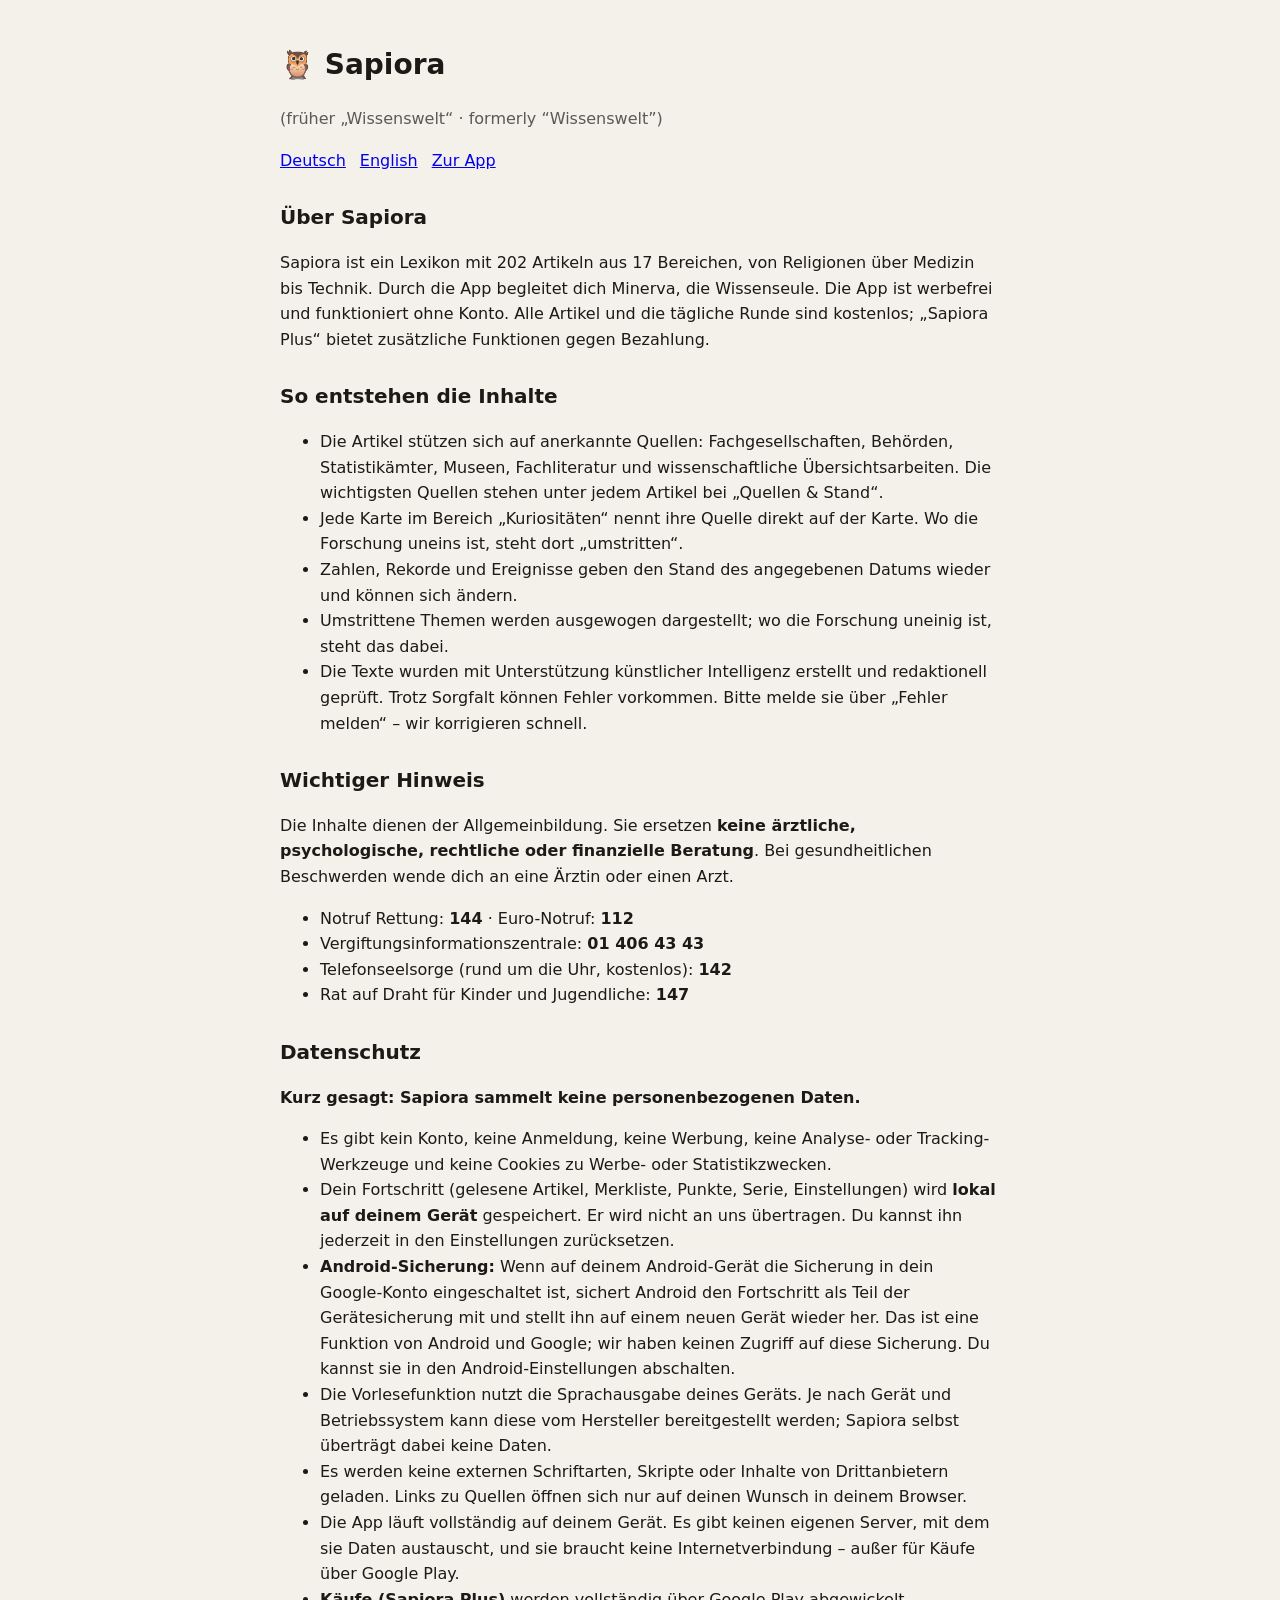
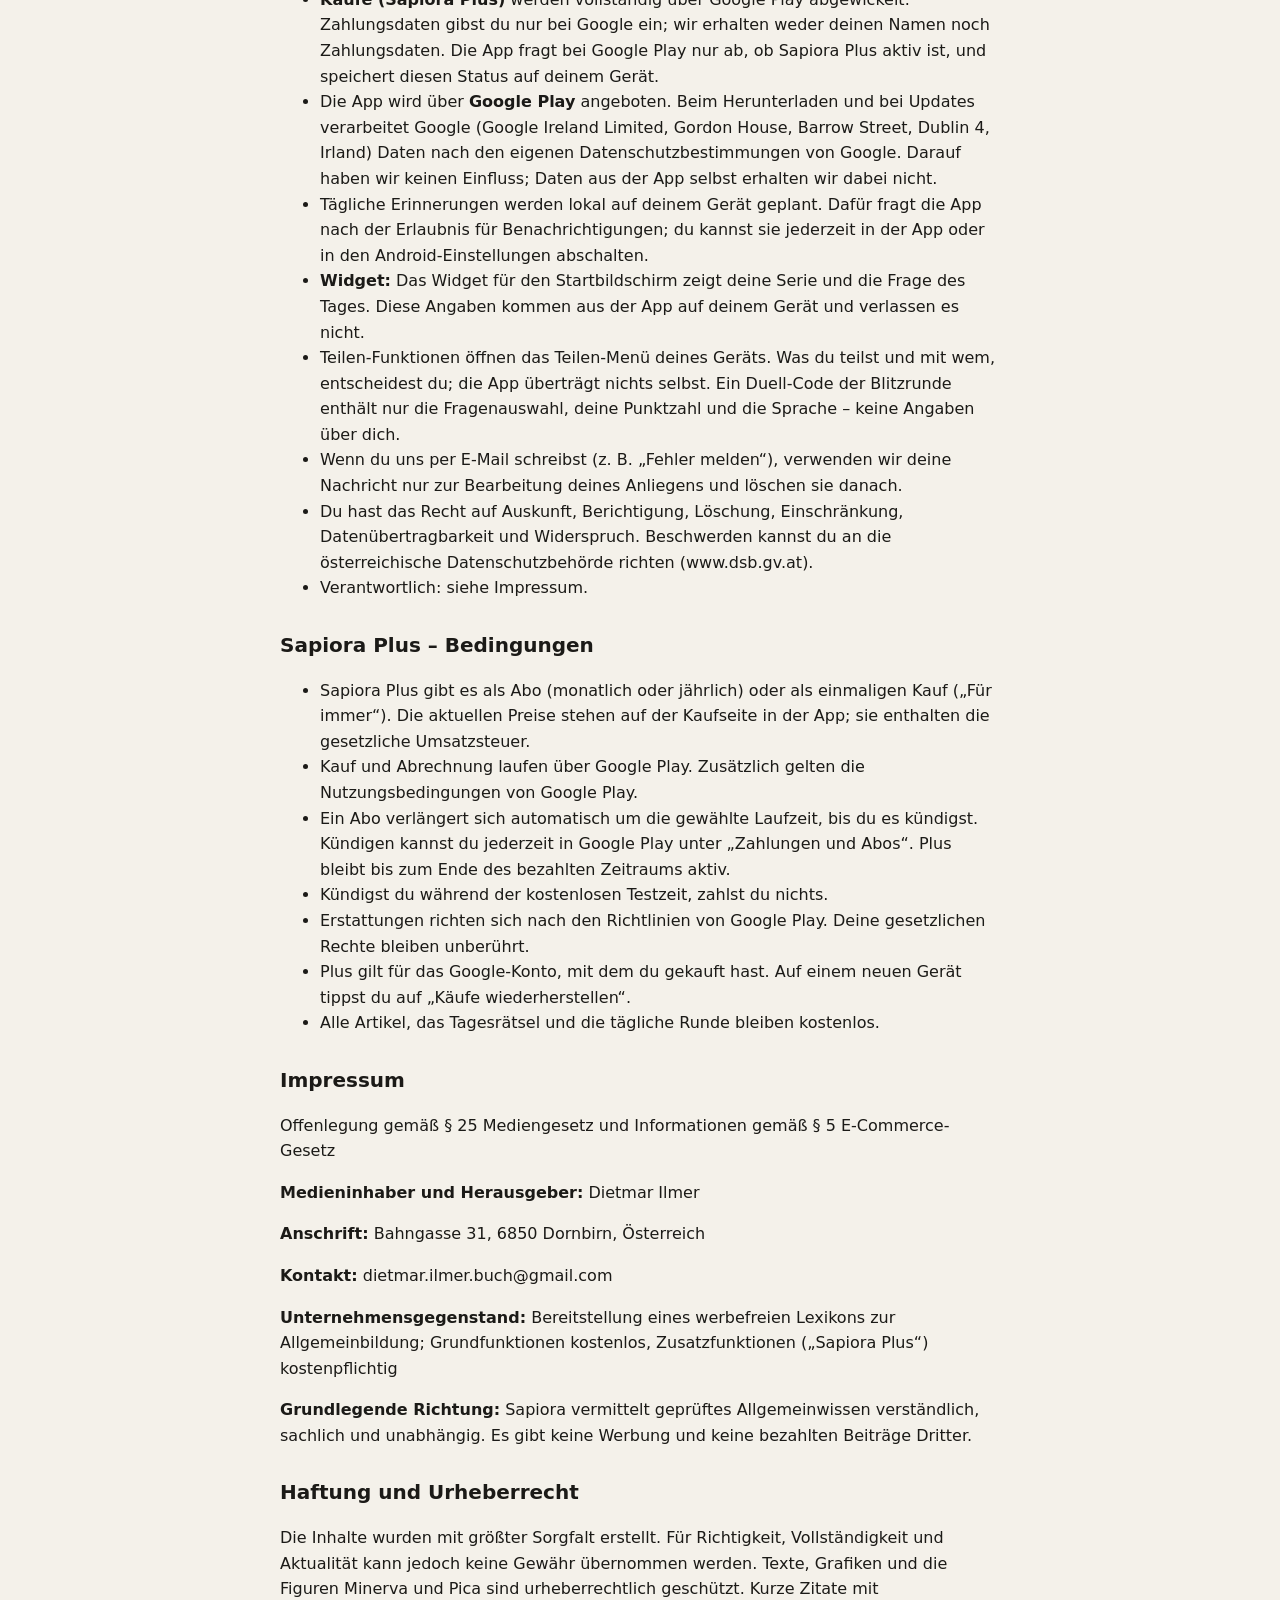
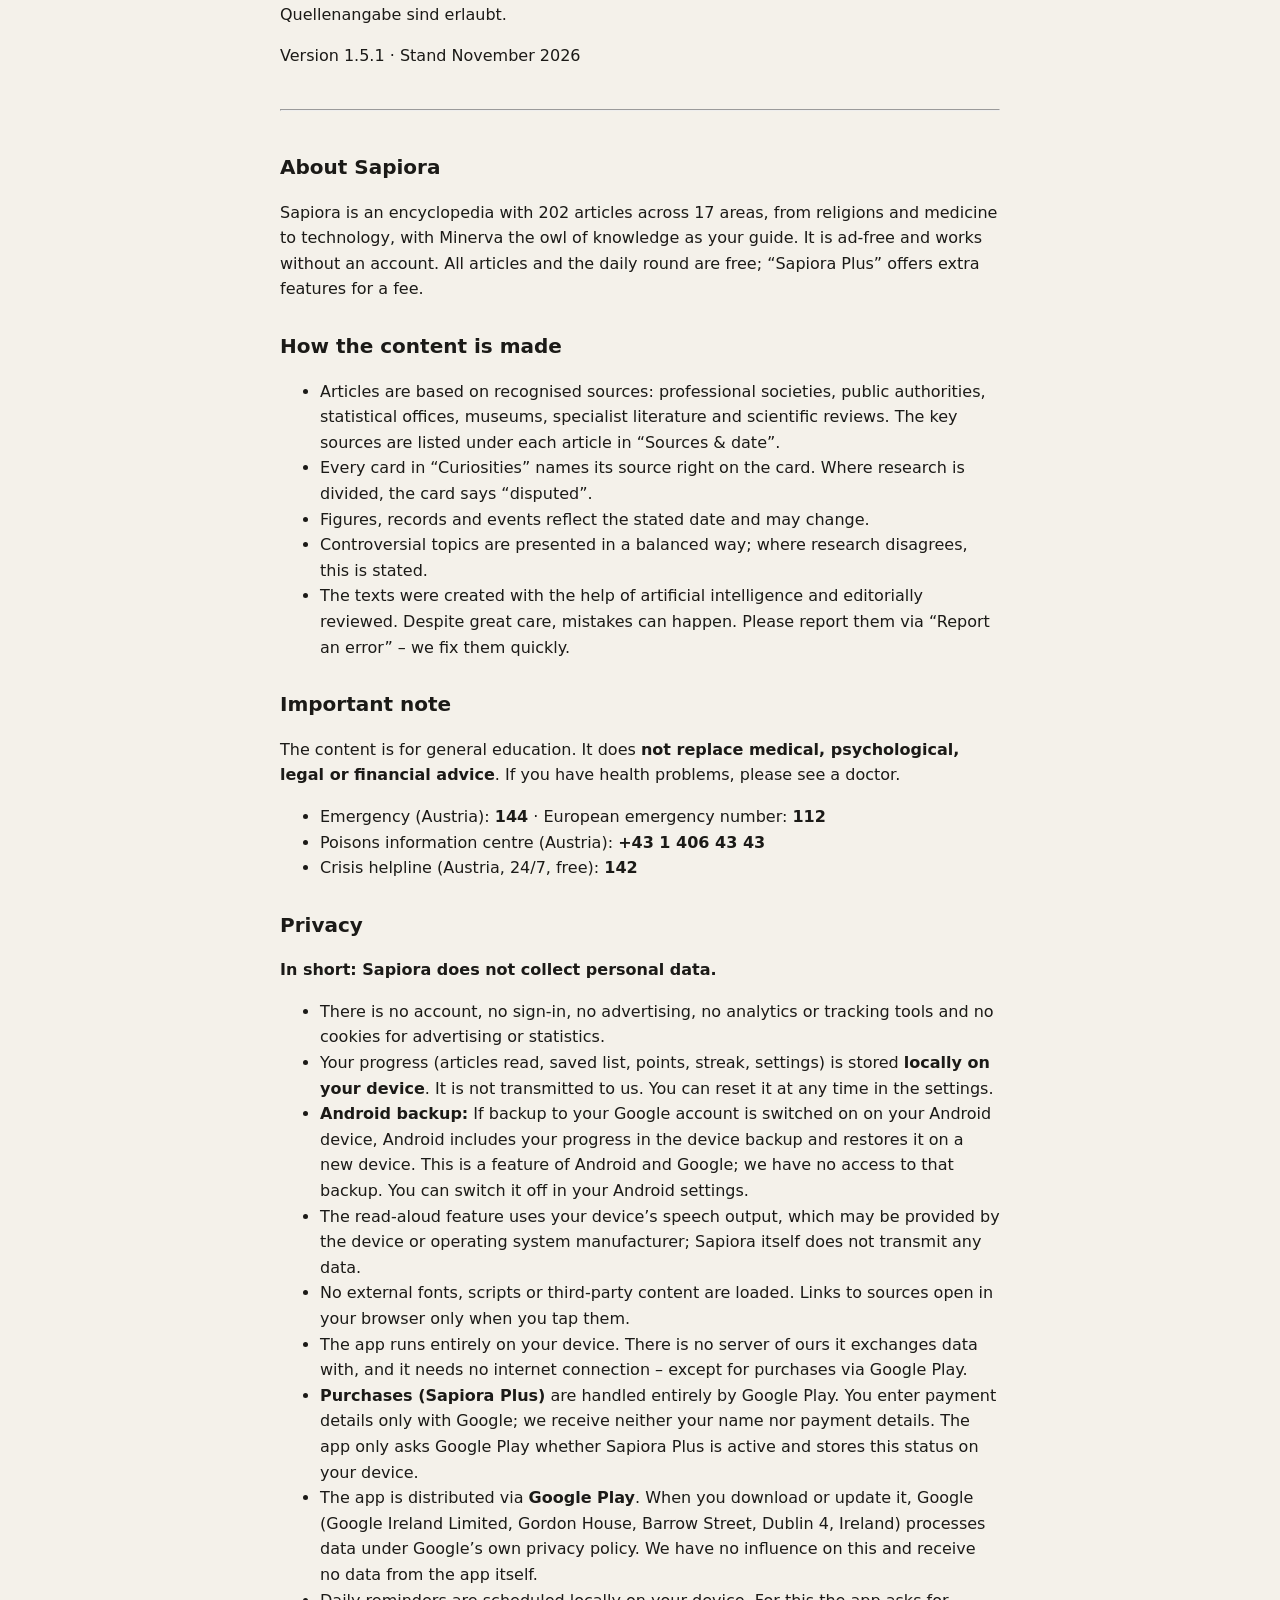
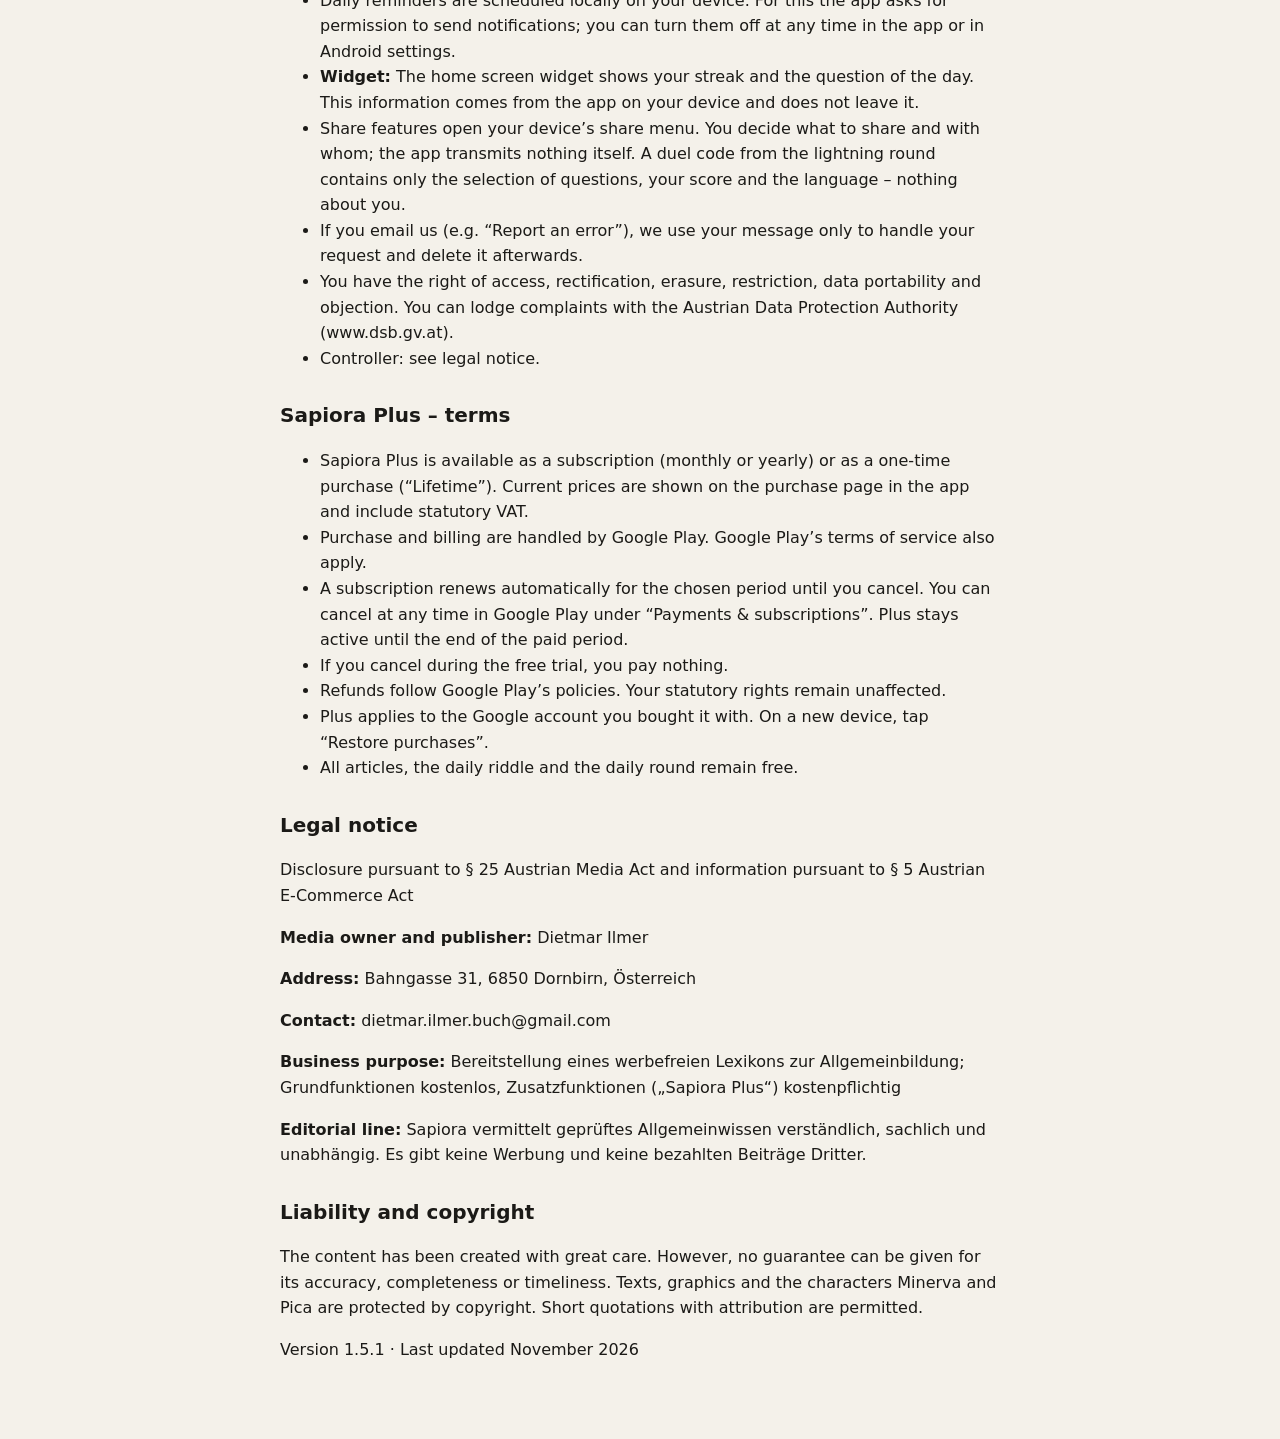
<file: index.html>
<!DOCTYPE html><html lang="de"><head><meta charset="utf-8"><meta name="viewport" content="width=device-width,initial-scale=1"><title>Sapiora – Datenschutz & Impressum</title>
<style>body{font-family:system-ui,-apple-system,"Segoe UI",Roboto,sans-serif;max-width:720px;margin:0 auto;padding:24px 18px 60px;line-height:1.6;color:#1b1a17;background:#f4f1ea}h1{font-size:28px}h2{margin-top:28px;font-size:20px}nav a{margin-right:14px}hr{margin:40px 0}</style></head>
<body><h1>🦉 Sapiora</h1><p style="opacity:.7">(früher „Wissenswelt“ · formerly “Wissenswelt”)</p><nav><a href="#de">Deutsch</a><a href="#en">English</a><a href="./">Zur App</a></nav><section id="de"><h2>Über Sapiora</h2>
<p>Sapiora ist ein Lexikon mit 202 Artikeln aus 17 Bereichen, von Religionen über Medizin bis Technik. Durch die App begleitet dich Minerva, die Wissenseule. Die App ist werbefrei und funktioniert ohne Konto. Alle Artikel und die tägliche Runde sind kostenlos; „Sapiora Plus“ bietet zusätzliche Funktionen gegen Bezahlung.</p>
<h2>So entstehen die Inhalte</h2>
<ul>
<li>Die Artikel stützen sich auf anerkannte Quellen: Fachgesellschaften, Behörden, Statistikämter, Museen, Fachliteratur und wissenschaftliche Übersichtsarbeiten. Die wichtigsten Quellen stehen unter jedem Artikel bei „Quellen &amp; Stand“.</li>
<li>Jede Karte im Bereich „Kuriositäten“ nennt ihre Quelle direkt auf der Karte. Wo die Forschung uneins ist, steht dort „umstritten“.</li>
<li>Zahlen, Rekorde und Ereignisse geben den Stand des angegebenen Datums wieder und können sich ändern.</li>
<li>Umstrittene Themen werden ausgewogen dargestellt; wo die Forschung uneinig ist, steht das dabei.</li>
<li>Die Texte wurden mit Unterstützung künstlicher Intelligenz erstellt und redaktionell geprüft. Trotz Sorgfalt können Fehler vorkommen. Bitte melde sie über „Fehler melden“ – wir korrigieren schnell.</li>
</ul>
<h2>Wichtiger Hinweis</h2>
<p>Die Inhalte dienen der Allgemeinbildung. Sie ersetzen <b>keine ärztliche, psychologische, rechtliche oder finanzielle Beratung</b>. Bei gesundheitlichen Beschwerden wende dich an eine Ärztin oder einen Arzt.</p>
<ul>
<li>Notruf Rettung: <b>144</b> · Euro-Notruf: <b>112</b></li>
<li>Vergiftungsinformationszentrale: <b>01 406 43 43</b></li>
<li>Telefonseelsorge (rund um die Uhr, kostenlos): <b>142</b></li>
<li>Rat auf Draht für Kinder und Jugendliche: <b>147</b></li>
</ul>
<h2>Datenschutz</h2>
<p><b>Kurz gesagt: Sapiora sammelt keine personenbezogenen Daten.</b></p>
<ul>
<li>Es gibt kein Konto, keine Anmeldung, keine Werbung, keine Analyse- oder Tracking-Werkzeuge und keine Cookies zu Werbe- oder Statistikzwecken.</li>
<li>Dein Fortschritt (gelesene Artikel, Merkliste, Punkte, Serie, Einstellungen) wird <b>lokal auf deinem Gerät</b> gespeichert. Er wird nicht an uns übertragen. Du kannst ihn jederzeit in den Einstellungen zurücksetzen.</li>
<li><b>Android-Sicherung:</b> Wenn auf deinem Android-Gerät die Sicherung in dein Google-Konto eingeschaltet ist, sichert Android den Fortschritt als Teil der Gerätesicherung mit und stellt ihn auf einem neuen Gerät wieder her. Das ist eine Funktion von Android und Google; wir haben keinen Zugriff auf diese Sicherung. Du kannst sie in den Android-Einstellungen abschalten.</li>
<li>Die Vorlesefunktion nutzt die Sprachausgabe deines Geräts. Je nach Gerät und Betriebssystem kann diese vom Hersteller bereitgestellt werden; Sapiora selbst überträgt dabei keine Daten.</li>
<li>Es werden keine externen Schriftarten, Skripte oder Inhalte von Drittanbietern geladen. Links zu Quellen öffnen sich nur auf deinen Wunsch in deinem Browser.</li>
<li>Die App läuft vollständig auf deinem Gerät. Es gibt keinen eigenen Server, mit dem sie Daten austauscht, und sie braucht keine Internetverbindung – außer für Käufe über Google Play.</li>
<li><b>Käufe (Sapiora Plus)</b> werden vollständig über Google Play abgewickelt. Zahlungsdaten gibst du nur bei Google ein; wir erhalten weder deinen Namen noch Zahlungsdaten. Die App fragt bei Google Play nur ab, ob Sapiora Plus aktiv ist, und speichert diesen Status auf deinem Gerät.</li>
<li>Die App wird über <b>Google Play</b> angeboten. Beim Herunterladen und bei Updates verarbeitet Google (Google Ireland Limited, Gordon House, Barrow Street, Dublin 4, Irland) Daten nach den eigenen Datenschutzbestimmungen von Google. Darauf haben wir keinen Einfluss; Daten aus der App selbst erhalten wir dabei nicht.</li>
<li>Tägliche Erinnerungen werden lokal auf deinem Gerät geplant. Dafür fragt die App nach der Erlaubnis für Benachrichtigungen; du kannst sie jederzeit in der App oder in den Android-Einstellungen abschalten.</li>
<li><b>Widget:</b> Das Widget für den Startbildschirm zeigt deine Serie und die Frage des Tages. Diese Angaben kommen aus der App auf deinem Gerät und verlassen es nicht.</li>
<li>Teilen-Funktionen öffnen das Teilen-Menü deines Geräts. Was du teilst und mit wem, entscheidest du; die App überträgt nichts selbst. Ein Duell-Code der Blitzrunde enthält nur die Fragenauswahl, deine Punktzahl und die Sprache – keine Angaben über dich.</li>
<li>Wenn du uns per E-Mail schreibst (z. B. „Fehler melden“), verwenden wir deine Nachricht nur zur Bearbeitung deines Anliegens und löschen sie danach.</li>
<li>Du hast das Recht auf Auskunft, Berichtigung, Löschung, Einschränkung, Datenübertragbarkeit und Widerspruch. Beschwerden kannst du an die österreichische Datenschutzbehörde richten (www.dsb.gv.at).</li>
<li>Verantwortlich: siehe Impressum.</li>
</ul>
<h2>Sapiora Plus – Bedingungen</h2>
<ul>
<li>Sapiora Plus gibt es als Abo (monatlich oder jährlich) oder als einmaligen Kauf („Für immer“). Die aktuellen Preise stehen auf der Kaufseite in der App; sie enthalten die gesetzliche Umsatzsteuer.</li>
<li>Kauf und Abrechnung laufen über Google Play. Zusätzlich gelten die Nutzungsbedingungen von Google Play.</li>
<li>Ein Abo verlängert sich automatisch um die gewählte Laufzeit, bis du es kündigst. Kündigen kannst du jederzeit in Google Play unter „Zahlungen und Abos“. Plus bleibt bis zum Ende des bezahlten Zeitraums aktiv.</li>
<li>Kündigst du während der kostenlosen Testzeit, zahlst du nichts.</li>
<li>Erstattungen richten sich nach den Richtlinien von Google Play. Deine gesetzlichen Rechte bleiben unberührt.</li>
<li>Plus gilt für das Google-Konto, mit dem du gekauft hast. Auf einem neuen Gerät tippst du auf „Käufe wiederherstellen“.</li>
<li>Alle Artikel, das Tagesrätsel und die tägliche Runde bleiben kostenlos.</li>
</ul>
<h2>Impressum</h2>
<p>Offenlegung gemäß § 25 Mediengesetz und Informationen gemäß § 5 E-Commerce-Gesetz</p>
<p><b>Medieninhaber und Herausgeber:</b> Dietmar Ilmer</p>
<p><b>Anschrift:</b> Bahngasse 31, 6850 Dornbirn, Österreich</p>
<p><b>Kontakt:</b> dietmar.ilmer.buch@gmail.com</p>
<p><b>Unternehmensgegenstand:</b> Bereitstellung eines werbefreien Lexikons zur Allgemeinbildung; Grundfunktionen kostenlos, Zusatzfunktionen („Sapiora Plus“) kostenpflichtig</p>
<p><b>Grundlegende Richtung:</b> Sapiora vermittelt geprüftes Allgemeinwissen verständlich, sachlich und unabhängig. Es gibt keine Werbung und keine bezahlten Beiträge Dritter.</p>
<h2>Haftung und Urheberrecht</h2>
<p>Die Inhalte wurden mit größter Sorgfalt erstellt. Für Richtigkeit, Vollständigkeit und Aktualität kann jedoch keine Gewähr übernommen werden. Texte, Grafiken und die Figuren Minerva und Pica sind urheberrechtlich geschützt. Kurze Zitate mit Quellenangabe sind erlaubt.</p>
<p>Version 1.5.1 · Stand November 2026</p></section><hr><section id="en" lang="en"><h2>About Sapiora</h2>
<p>Sapiora is an encyclopedia with 202 articles across 17 areas, from religions and medicine to technology, with Minerva the owl of knowledge as your guide. It is ad-free and works without an account. All articles and the daily round are free; “Sapiora Plus” offers extra features for a fee.</p>
<h2>How the content is made</h2>
<ul>
<li>Articles are based on recognised sources: professional societies, public authorities, statistical offices, museums, specialist literature and scientific reviews. The key sources are listed under each article in “Sources &amp; date”.</li>
<li>Every card in “Curiosities” names its source right on the card. Where research is divided, the card says “disputed”.</li>
<li>Figures, records and events reflect the stated date and may change.</li>
<li>Controversial topics are presented in a balanced way; where research disagrees, this is stated.</li>
<li>The texts were created with the help of artificial intelligence and editorially reviewed. Despite great care, mistakes can happen. Please report them via “Report an error” – we fix them quickly.</li>
</ul>
<h2>Important note</h2>
<p>The content is for general education. It does <b>not replace medical, psychological, legal or financial advice</b>. If you have health problems, please see a doctor.</p>
<ul>
<li>Emergency (Austria): <b>144</b> · European emergency number: <b>112</b></li>
<li>Poisons information centre (Austria): <b>+43 1 406 43 43</b></li>
<li>Crisis helpline (Austria, 24/7, free): <b>142</b></li>
</ul>
<h2>Privacy</h2>
<p><b>In short: Sapiora does not collect personal data.</b></p>
<ul>
<li>There is no account, no sign-in, no advertising, no analytics or tracking tools and no cookies for advertising or statistics.</li>
<li>Your progress (articles read, saved list, points, streak, settings) is stored <b>locally on your device</b>. It is not transmitted to us. You can reset it at any time in the settings.</li>
<li><b>Android backup:</b> If backup to your Google account is switched on on your Android device, Android includes your progress in the device backup and restores it on a new device. This is a feature of Android and Google; we have no access to that backup. You can switch it off in your Android settings.</li>
<li>The read-aloud feature uses your device’s speech output, which may be provided by the device or operating system manufacturer; Sapiora itself does not transmit any data.</li>
<li>No external fonts, scripts or third-party content are loaded. Links to sources open in your browser only when you tap them.</li>
<li>The app runs entirely on your device. There is no server of ours it exchanges data with, and it needs no internet connection – except for purchases via Google Play.</li>
<li><b>Purchases (Sapiora Plus)</b> are handled entirely by Google Play. You enter payment details only with Google; we receive neither your name nor payment details. The app only asks Google Play whether Sapiora Plus is active and stores this status on your device.</li>
<li>The app is distributed via <b>Google Play</b>. When you download or update it, Google (Google Ireland Limited, Gordon House, Barrow Street, Dublin 4, Ireland) processes data under Google’s own privacy policy. We have no influence on this and receive no data from the app itself.</li>
<li>Daily reminders are scheduled locally on your device. For this the app asks for permission to send notifications; you can turn them off at any time in the app or in Android settings.</li>
<li><b>Widget:</b> The home screen widget shows your streak and the question of the day. This information comes from the app on your device and does not leave it.</li>
<li>Share features open your device’s share menu. You decide what to share and with whom; the app transmits nothing itself. A duel code from the lightning round contains only the selection of questions, your score and the language – nothing about you.</li>
<li>If you email us (e.g. “Report an error”), we use your message only to handle your request and delete it afterwards.</li>
<li>You have the right of access, rectification, erasure, restriction, data portability and objection. You can lodge complaints with the Austrian Data Protection Authority (www.dsb.gv.at).</li>
<li>Controller: see legal notice.</li>
</ul>
<h2>Sapiora Plus – terms</h2>
<ul>
<li>Sapiora Plus is available as a subscription (monthly or yearly) or as a one-time purchase (“Lifetime”). Current prices are shown on the purchase page in the app and include statutory VAT.</li>
<li>Purchase and billing are handled by Google Play. Google Play’s terms of service also apply.</li>
<li>A subscription renews automatically for the chosen period until you cancel. You can cancel at any time in Google Play under “Payments &amp; subscriptions”. Plus stays active until the end of the paid period.</li>
<li>If you cancel during the free trial, you pay nothing.</li>
<li>Refunds follow Google Play’s policies. Your statutory rights remain unaffected.</li>
<li>Plus applies to the Google account you bought it with. On a new device, tap “Restore purchases”.</li>
<li>All articles, the daily riddle and the daily round remain free.</li>
</ul>
<h2>Legal notice</h2>
<p>Disclosure pursuant to § 25 Austrian Media Act and information pursuant to § 5 Austrian E-Commerce Act</p>
<p><b>Media owner and publisher:</b> Dietmar Ilmer</p>
<p><b>Address:</b> Bahngasse 31, 6850 Dornbirn, Österreich</p>
<p><b>Contact:</b> dietmar.ilmer.buch@gmail.com</p>
<p><b>Business purpose:</b> Bereitstellung eines werbefreien Lexikons zur Allgemeinbildung; Grundfunktionen kostenlos, Zusatzfunktionen („Sapiora Plus“) kostenpflichtig</p>
<p><b>Editorial line:</b> Sapiora vermittelt geprüftes Allgemeinwissen verständlich, sachlich und unabhängig. Es gibt keine Werbung und keine bezahlten Beiträge Dritter.</p>
<h2>Liability and copyright</h2>
<p>The content has been created with great care. However, no guarantee can be given for its accuracy, completeness or timeliness. Texts, graphics and the characters Minerva and Pica are protected by copyright. Short quotations with attribution are permitted.</p>
<p>Version 1.5.1 · Last updated November 2026</p></section></body></html>
</file>
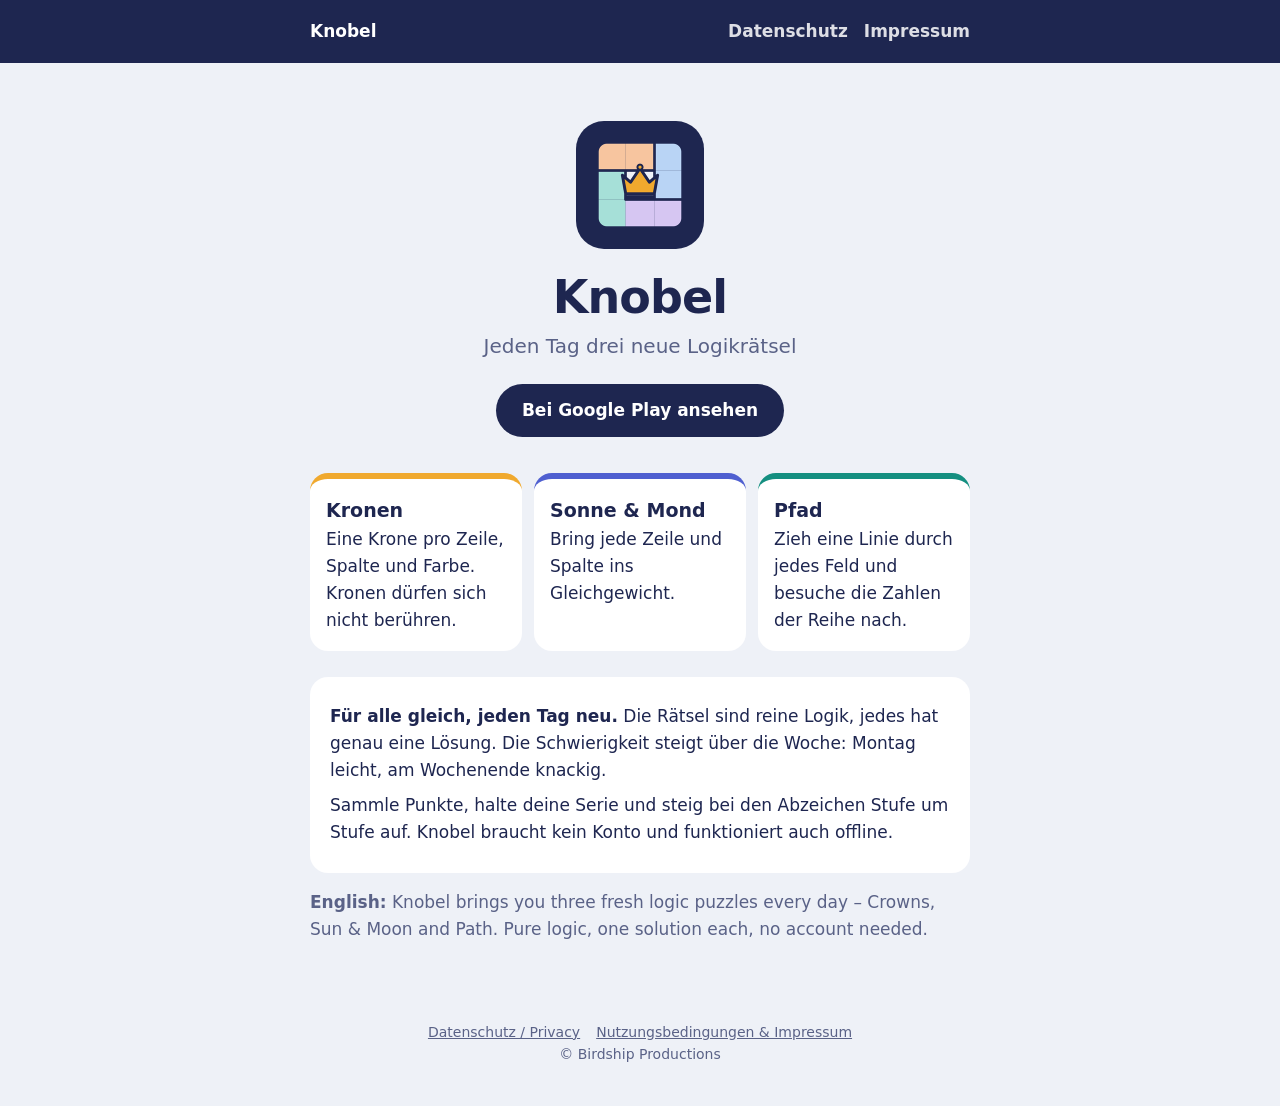
<file: knobel/index.html>
<!DOCTYPE html>
<html lang="de">
<head>
<meta charset="utf-8">
<meta name="viewport" content="width=device-width, initial-scale=1">
<title>Knobel – Tägliche Logikrätsel</title>
<meta name="description" content="Knobel: jeden Tag drei neue Logikrätsel – Kronen, Sonne &amp; Mond und Pfad. Mit Serie, Punkten und Abzeichen. Ohne Konto, auch offline.">
<link rel="icon" href="icon.png">
<link rel="stylesheet" href="style.css">
</head>
<body>
<header class="site"><div><a href="./">Knobel</a><nav><a href="privacy.html">Datenschutz</a><a href="terms.html">Impressum</a></nav></div></header>
<main>
  <section class="hero">
    <img src="icon.png" alt="Knobel App-Icon">
    <h1>Knobel</h1>
    <p>Jeden Tag drei neue Logikrätsel</p>
    <a class="btn" href="https://play.google.com/store/apps/details?id=at.birdship.knobel">Bei Google Play ansehen</a>
  </section>
  <section class="games">
    <div style="--c:#F0A92E"><strong>Kronen</strong>Eine Krone pro Zeile, Spalte und Farbe. Kronen dürfen sich nicht berühren.</div>
    <div style="--c:#4F5FD0"><strong>Sonne &amp; Mond</strong>Bring jede Zeile und Spalte ins Gleichgewicht.</div>
    <div style="--c:#148F80"><strong>Pfad</strong>Zieh eine Linie durch jedes Feld und besuche die Zahlen der Reihe nach.</div>
  </section>
  <div class="card">
    <p><strong>Für alle gleich, jeden Tag neu.</strong> Die Rätsel sind reine Logik, jedes hat genau eine Lösung. Die Schwierigkeit steigt über die Woche: Montag leicht, am Wochenende knackig.</p>
    <p>Sammle Punkte, halte deine Serie und steig bei den Abzeichen Stufe um Stufe auf. Knobel braucht kein Konto und funktioniert auch offline.</p>
  </div>
  <p class="muted" lang="en"><strong>English:</strong> Knobel brings you three fresh logic puzzles every day – Crowns, Sun &amp; Moon and Path. Pure logic, one solution each, no account needed.</p>
</main>
<footer><a href="privacy.html">Datenschutz / Privacy</a><a href="terms.html">Nutzungsbedingungen &amp; Impressum</a><br>© Birdship Productions</footer>
</body>
</html>
</file>
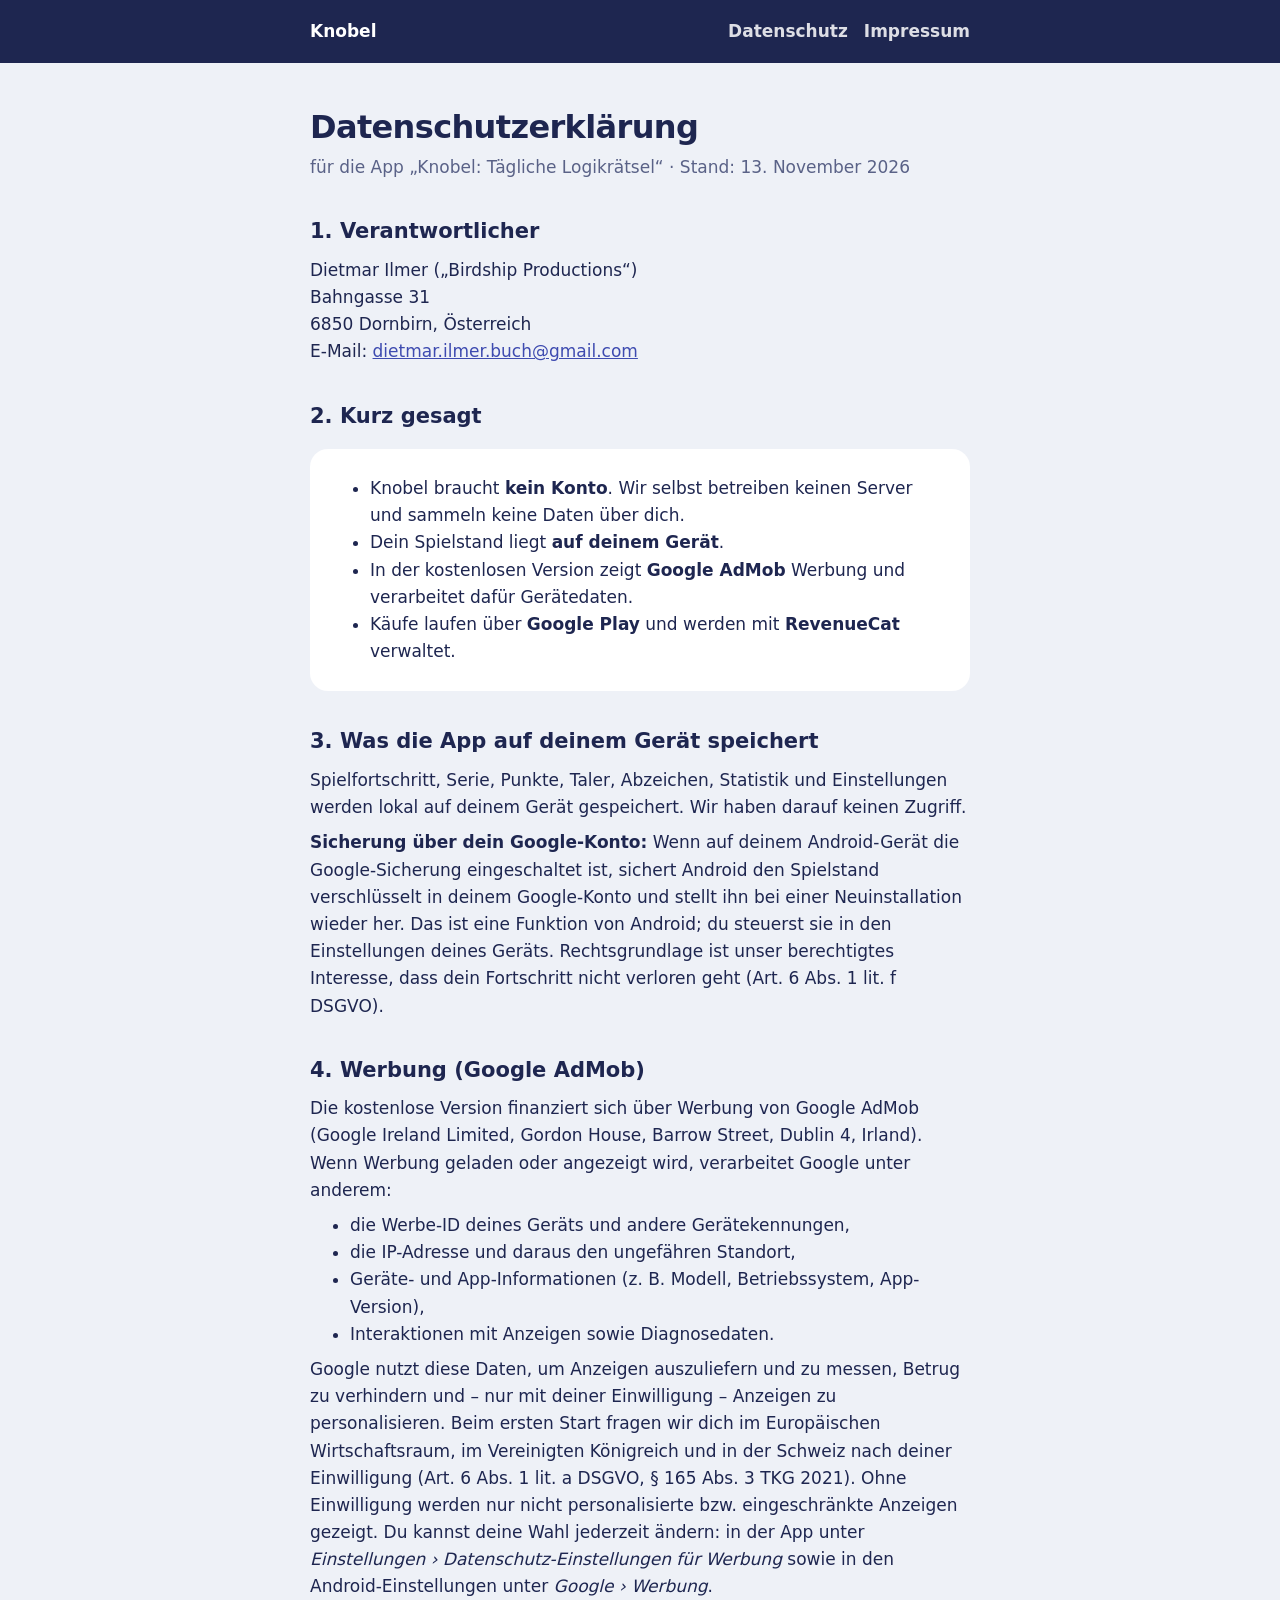
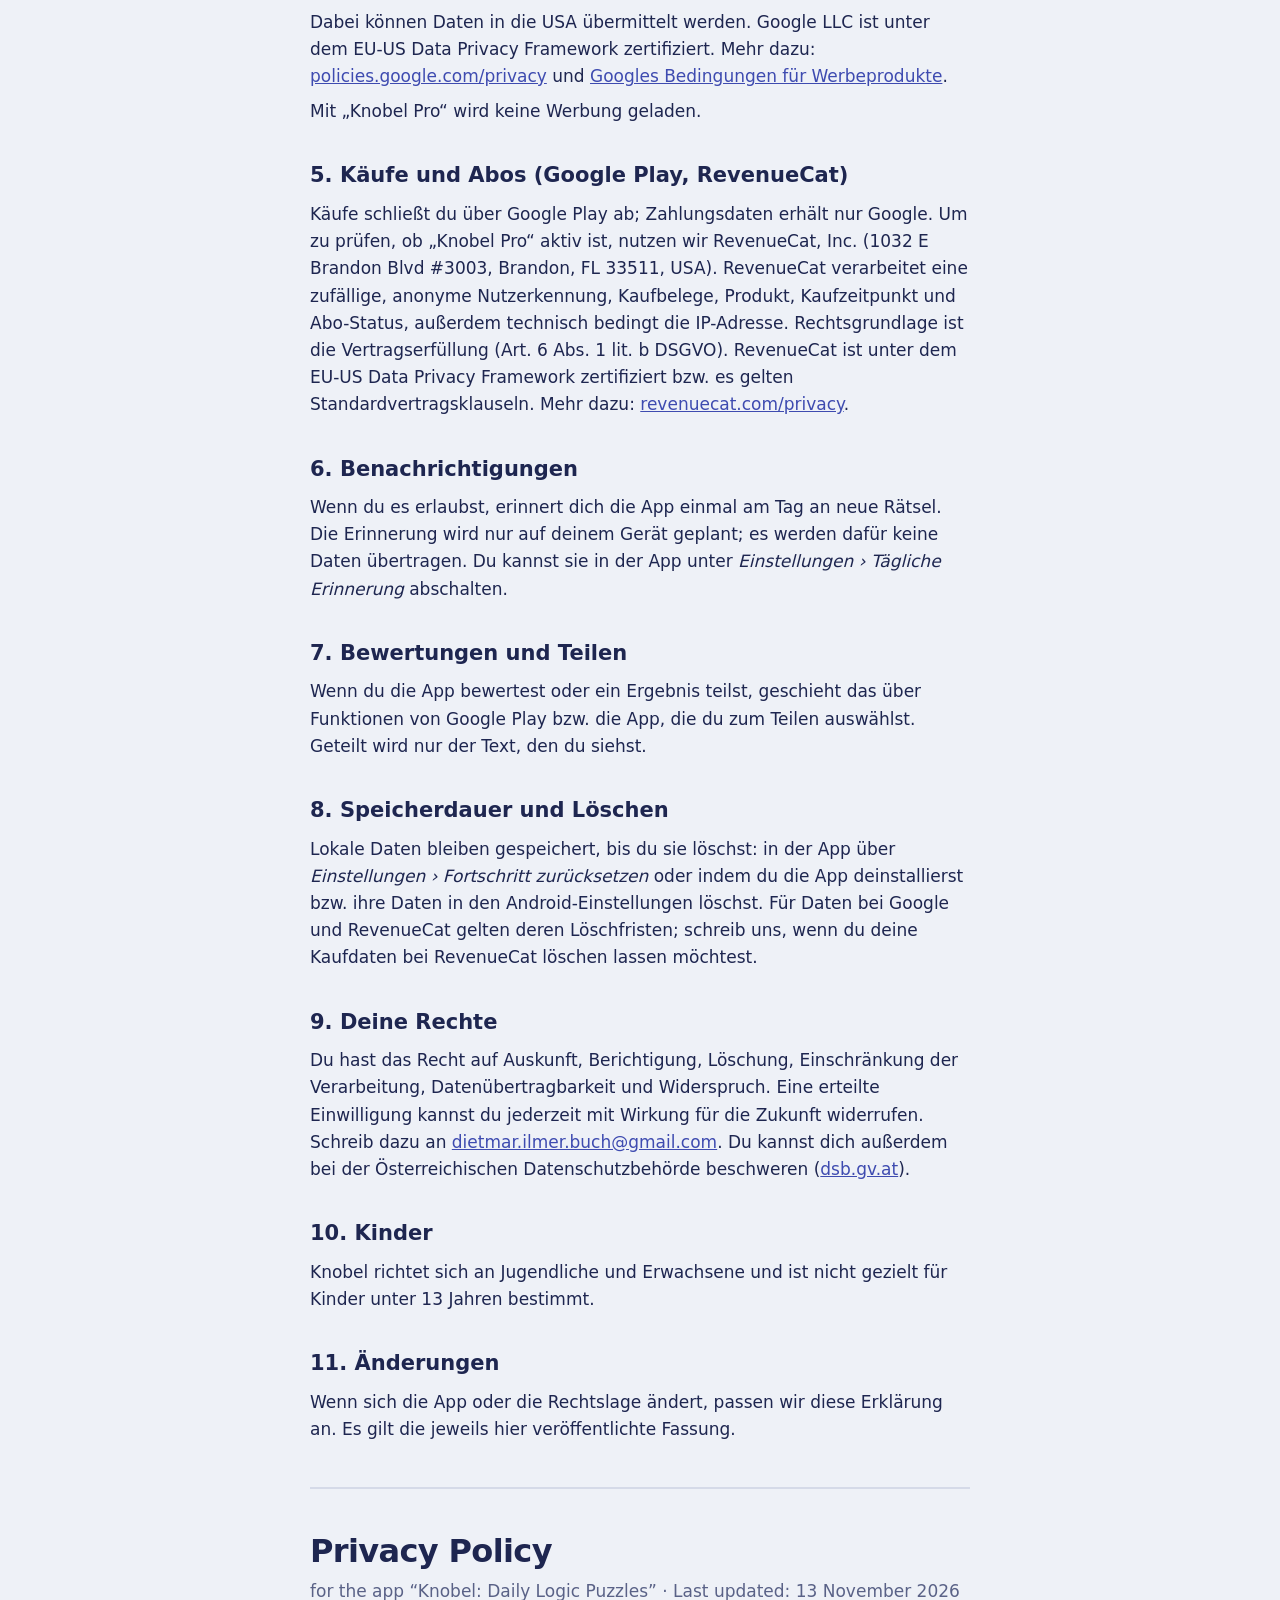
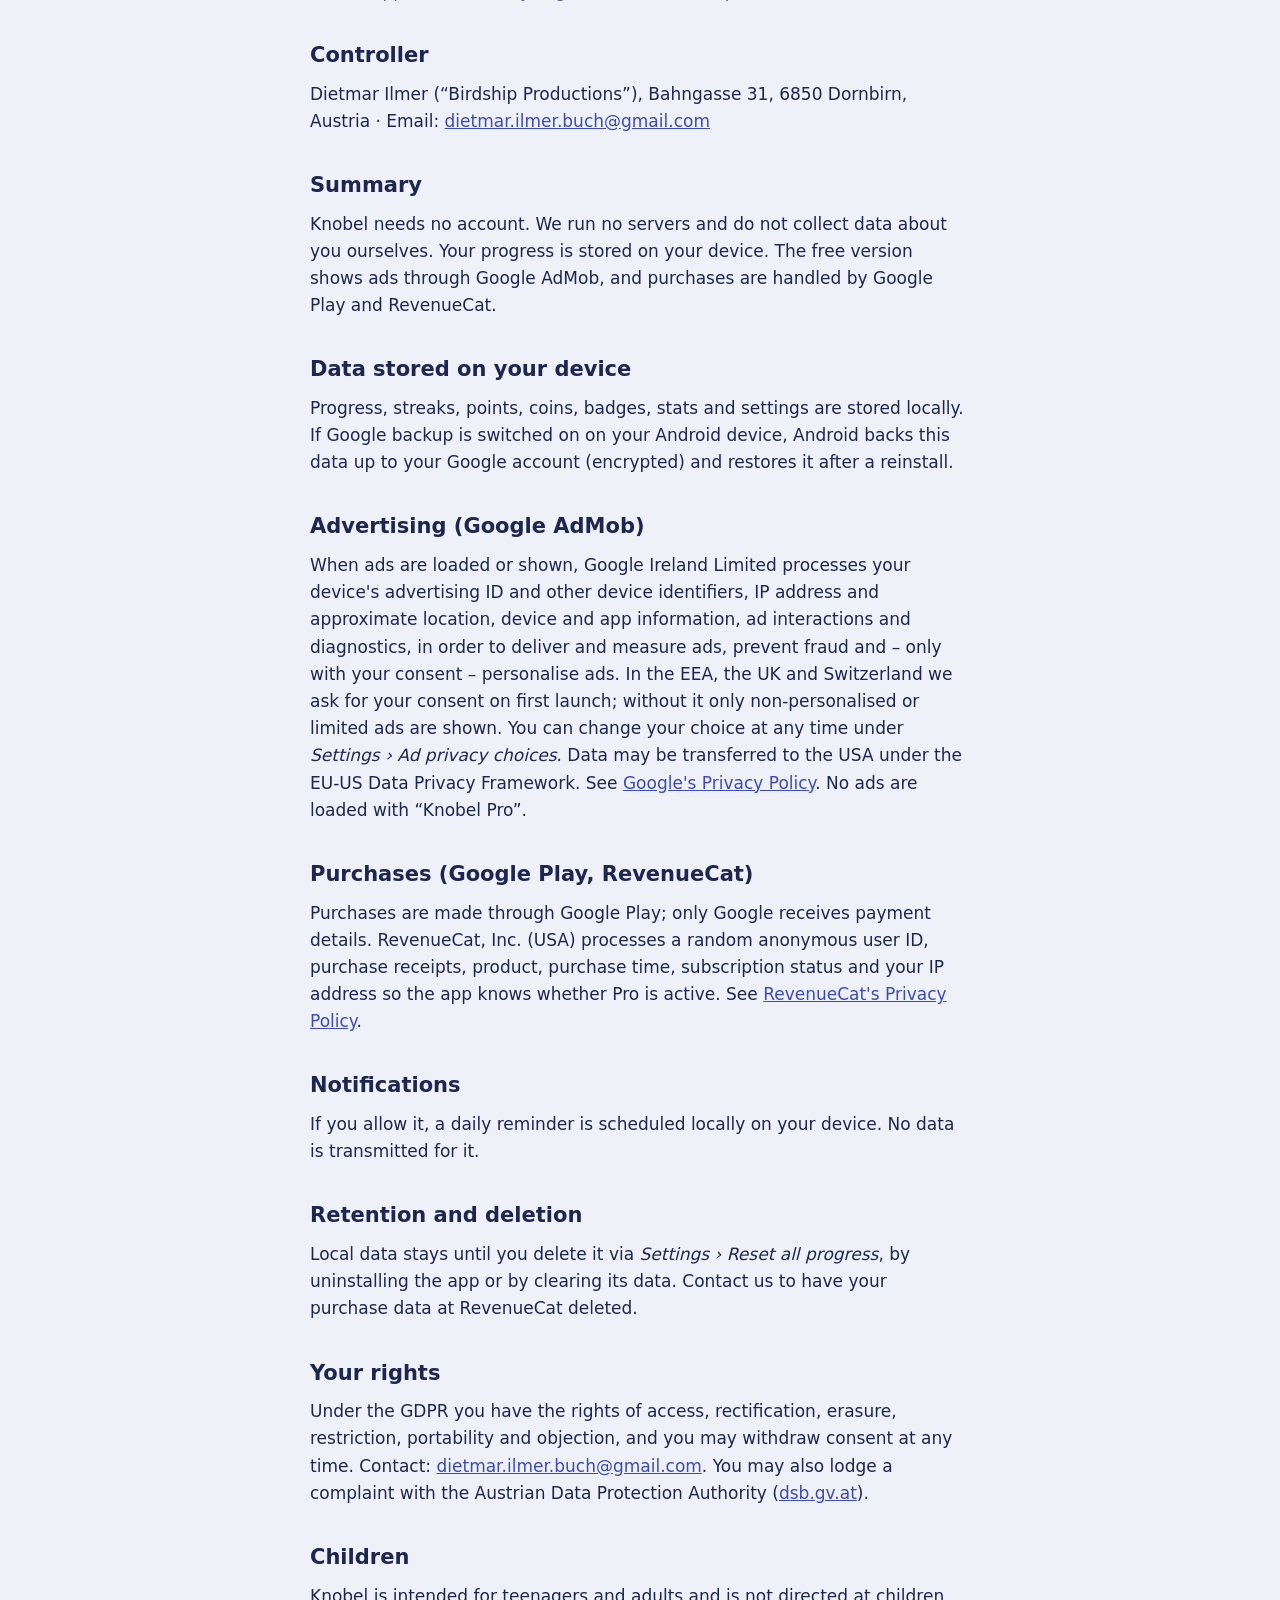
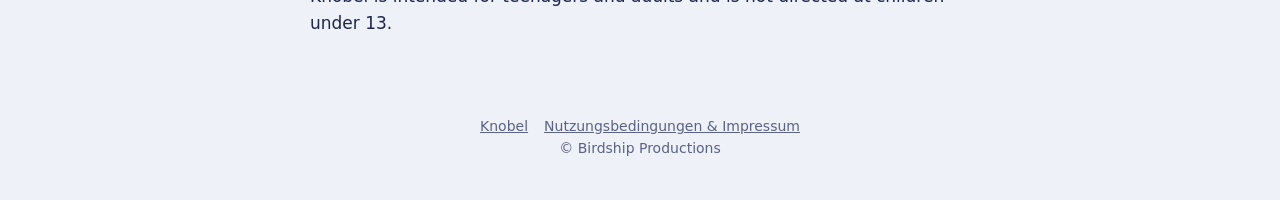
<file: knobel/privacy.html>
<!DOCTYPE html>
<html lang="de">
<head>
<meta charset="utf-8">
<meta name="viewport" content="width=device-width, initial-scale=1">
<title>Datenschutzerklärung – Knobel</title>
<link rel="icon" href="icon.png">
<link rel="stylesheet" href="style.css">
</head>
<body>
<header class="site"><div><a href="./">Knobel</a><nav><a href="privacy.html">Datenschutz</a><a href="terms.html">Impressum</a></nav></div></header>
<main>
<h1>Datenschutzerklärung</h1>
<p class="muted">für die App „Knobel: Tägliche Logikrätsel“ · Stand: 13. November 2026</p>

<h2>1. Verantwortlicher</h2>
<p>Dietmar Ilmer („Birdship Productions“)<br>Bahngasse 31<br>6850 Dornbirn, Österreich<br>E-Mail: <a href="mailto:dietmar.ilmer.buch@gmail.com">dietmar.ilmer.buch@gmail.com</a></p>

<h2>2. Kurz gesagt</h2>
<div class="card">
<ul>
<li>Knobel braucht <strong>kein Konto</strong>. Wir selbst betreiben keinen Server und sammeln keine Daten über dich.</li>
<li>Dein Spielstand liegt <strong>auf deinem Gerät</strong>.</li>
<li>In der kostenlosen Version zeigt <strong>Google AdMob</strong> Werbung und verarbeitet dafür Gerätedaten.</li>
<li>Käufe laufen über <strong>Google Play</strong> und werden mit <strong>RevenueCat</strong> verwaltet.</li>
</ul>
</div>

<h2>3. Was die App auf deinem Gerät speichert</h2>
<p>Spielfortschritt, Serie, Punkte, Taler, Abzeichen, Statistik und Einstellungen werden lokal auf deinem Gerät gespeichert. Wir haben darauf keinen Zugriff.</p>
<p><strong>Sicherung über dein Google-Konto:</strong> Wenn auf deinem Android-Gerät die Google-Sicherung eingeschaltet ist, sichert Android den Spielstand verschlüsselt in deinem Google-Konto und stellt ihn bei einer Neuinstallation wieder her. Das ist eine Funktion von Android; du steuerst sie in den Einstellungen deines Geräts. Rechtsgrundlage ist unser berechtigtes Interesse, dass dein Fortschritt nicht verloren geht (Art. 6 Abs. 1 lit. f DSGVO).</p>

<h2>4. Werbung (Google AdMob)</h2>
<p>Die kostenlose Version finanziert sich über Werbung von Google AdMob (Google Ireland Limited, Gordon House, Barrow Street, Dublin 4, Irland). Wenn Werbung geladen oder angezeigt wird, verarbeitet Google unter anderem:</p>
<ul>
<li>die Werbe-ID deines Geräts und andere Gerätekennungen,</li>
<li>die IP-Adresse und daraus den ungefähren Standort,</li>
<li>Geräte- und App-Informationen (z. B. Modell, Betriebssystem, App-Version),</li>
<li>Interaktionen mit Anzeigen sowie Diagnosedaten.</li>
</ul>
<p>Google nutzt diese Daten, um Anzeigen auszuliefern und zu messen, Betrug zu verhindern und – nur mit deiner Einwilligung – Anzeigen zu personalisieren. Beim ersten Start fragen wir dich im Europäischen Wirtschaftsraum, im Vereinigten Königreich und in der Schweiz nach deiner Einwilligung (Art. 6 Abs. 1 lit. a DSGVO, § 165 Abs. 3 TKG 2021). Ohne Einwilligung werden nur nicht personalisierte bzw. eingeschränkte Anzeigen gezeigt. Du kannst deine Wahl jederzeit ändern: in der App unter <em>Einstellungen › Datenschutz-Einstellungen für Werbung</em> sowie in den Android-Einstellungen unter <em>Google › Werbung</em>.</p>
<p>Dabei können Daten in die USA übermittelt werden. Google LLC ist unter dem EU-US Data Privacy Framework zertifiziert. Mehr dazu: <a href="https://policies.google.com/privacy">policies.google.com/privacy</a> und <a href="https://business.safety.google/adsprocessorterms/">Googles Bedingungen für Werbeprodukte</a>.</p>
<p>Mit „Knobel Pro“ wird keine Werbung geladen.</p>

<h2>5. Käufe und Abos (Google Play, RevenueCat)</h2>
<p>Käufe schließt du über Google Play ab; Zahlungsdaten erhält nur Google. Um zu prüfen, ob „Knobel Pro“ aktiv ist, nutzen wir RevenueCat, Inc. (1032 E Brandon Blvd #3003, Brandon, FL 33511, USA). RevenueCat verarbeitet eine zufällige, anonyme Nutzerkennung, Kaufbelege, Produkt, Kaufzeitpunkt und Abo-Status, außerdem technisch bedingt die IP-Adresse. Rechtsgrundlage ist die Vertragserfüllung (Art. 6 Abs. 1 lit. b DSGVO). RevenueCat ist unter dem EU-US Data Privacy Framework zertifiziert bzw. es gelten Standardvertragsklauseln. Mehr dazu: <a href="https://www.revenuecat.com/privacy">revenuecat.com/privacy</a>.</p>

<h2>6. Benachrichtigungen</h2>
<p>Wenn du es erlaubst, erinnert dich die App einmal am Tag an neue Rätsel. Die Erinnerung wird nur auf deinem Gerät geplant; es werden dafür keine Daten übertragen. Du kannst sie in der App unter <em>Einstellungen › Tägliche Erinnerung</em> abschalten.</p>

<h2>7. Bewertungen und Teilen</h2>
<p>Wenn du die App bewertest oder ein Ergebnis teilst, geschieht das über Funktionen von Google Play bzw. die App, die du zum Teilen auswählst. Geteilt wird nur der Text, den du siehst.</p>

<h2>8. Speicherdauer und Löschen</h2>
<p>Lokale Daten bleiben gespeichert, bis du sie löschst: in der App über <em>Einstellungen › Fortschritt zurücksetzen</em> oder indem du die App deinstallierst bzw. ihre Daten in den Android-Einstellungen löschst. Für Daten bei Google und RevenueCat gelten deren Löschfristen; schreib uns, wenn du deine Kaufdaten bei RevenueCat löschen lassen möchtest.</p>

<h2>9. Deine Rechte</h2>
<p>Du hast das Recht auf Auskunft, Berichtigung, Löschung, Einschränkung der Verarbeitung, Datenübertragbarkeit und Widerspruch. Eine erteilte Einwilligung kannst du jederzeit mit Wirkung für die Zukunft widerrufen. Schreib dazu an <a href="mailto:dietmar.ilmer.buch@gmail.com">dietmar.ilmer.buch@gmail.com</a>. Du kannst dich außerdem bei der Österreichischen Datenschutzbehörde beschweren (<a href="https://www.dsb.gv.at">dsb.gv.at</a>).</p>

<h2>10. Kinder</h2>
<p>Knobel richtet sich an Jugendliche und Erwachsene und ist nicht gezielt für Kinder unter 13 Jahren bestimmt.</p>

<h2>11. Änderungen</h2>
<p>Wenn sich die App oder die Rechtslage ändert, passen wir diese Erklärung an. Es gilt die jeweils hier veröffentlichte Fassung.</p>

<hr style="margin:44px 0;border:0;border-top:2px solid var(--line)">

<div lang="en">
<h1>Privacy Policy</h1>
<p class="muted">for the app “Knobel: Daily Logic Puzzles” · Last updated: 13 November 2026</p>
<h2>Controller</h2>
<p>Dietmar Ilmer (“Birdship Productions”), Bahngasse 31, 6850 Dornbirn, Austria · Email: <a href="mailto:dietmar.ilmer.buch@gmail.com">dietmar.ilmer.buch@gmail.com</a></p>
<h2>Summary</h2>
<p>Knobel needs no account. We run no servers and do not collect data about you ourselves. Your progress is stored on your device. The free version shows ads through Google AdMob, and purchases are handled by Google Play and RevenueCat.</p>
<h2>Data stored on your device</h2>
<p>Progress, streaks, points, coins, badges, stats and settings are stored locally. If Google backup is switched on on your Android device, Android backs this data up to your Google account (encrypted) and restores it after a reinstall.</p>
<h2>Advertising (Google AdMob)</h2>
<p>When ads are loaded or shown, Google Ireland Limited processes your device's advertising ID and other device identifiers, IP address and approximate location, device and app information, ad interactions and diagnostics, in order to deliver and measure ads, prevent fraud and – only with your consent – personalise ads. In the EEA, the UK and Switzerland we ask for your consent on first launch; without it only non-personalised or limited ads are shown. You can change your choice at any time under <em>Settings › Ad privacy choices</em>. Data may be transferred to the USA under the EU-US Data Privacy Framework. See <a href="https://policies.google.com/privacy">Google's Privacy Policy</a>. No ads are loaded with “Knobel Pro”.</p>
<h2>Purchases (Google Play, RevenueCat)</h2>
<p>Purchases are made through Google Play; only Google receives payment details. RevenueCat, Inc. (USA) processes a random anonymous user ID, purchase receipts, product, purchase time, subscription status and your IP address so the app knows whether Pro is active. See <a href="https://www.revenuecat.com/privacy">RevenueCat's Privacy Policy</a>.</p>
<h2>Notifications</h2>
<p>If you allow it, a daily reminder is scheduled locally on your device. No data is transmitted for it.</p>
<h2>Retention and deletion</h2>
<p>Local data stays until you delete it via <em>Settings › Reset all progress</em>, by uninstalling the app or by clearing its data. Contact us to have your purchase data at RevenueCat deleted.</p>
<h2>Your rights</h2>
<p>Under the GDPR you have the rights of access, rectification, erasure, restriction, portability and objection, and you may withdraw consent at any time. Contact: <a href="mailto:dietmar.ilmer.buch@gmail.com">dietmar.ilmer.buch@gmail.com</a>. You may also lodge a complaint with the Austrian Data Protection Authority (<a href="https://www.dsb.gv.at">dsb.gv.at</a>).</p>
<h2>Children</h2>
<p>Knobel is intended for teenagers and adults and is not directed at children under 13.</p>
</div>
</main>
<footer><a href="./">Knobel</a><a href="terms.html">Nutzungsbedingungen &amp; Impressum</a><br>© Birdship Productions</footer>
</body>
</html>
</file>
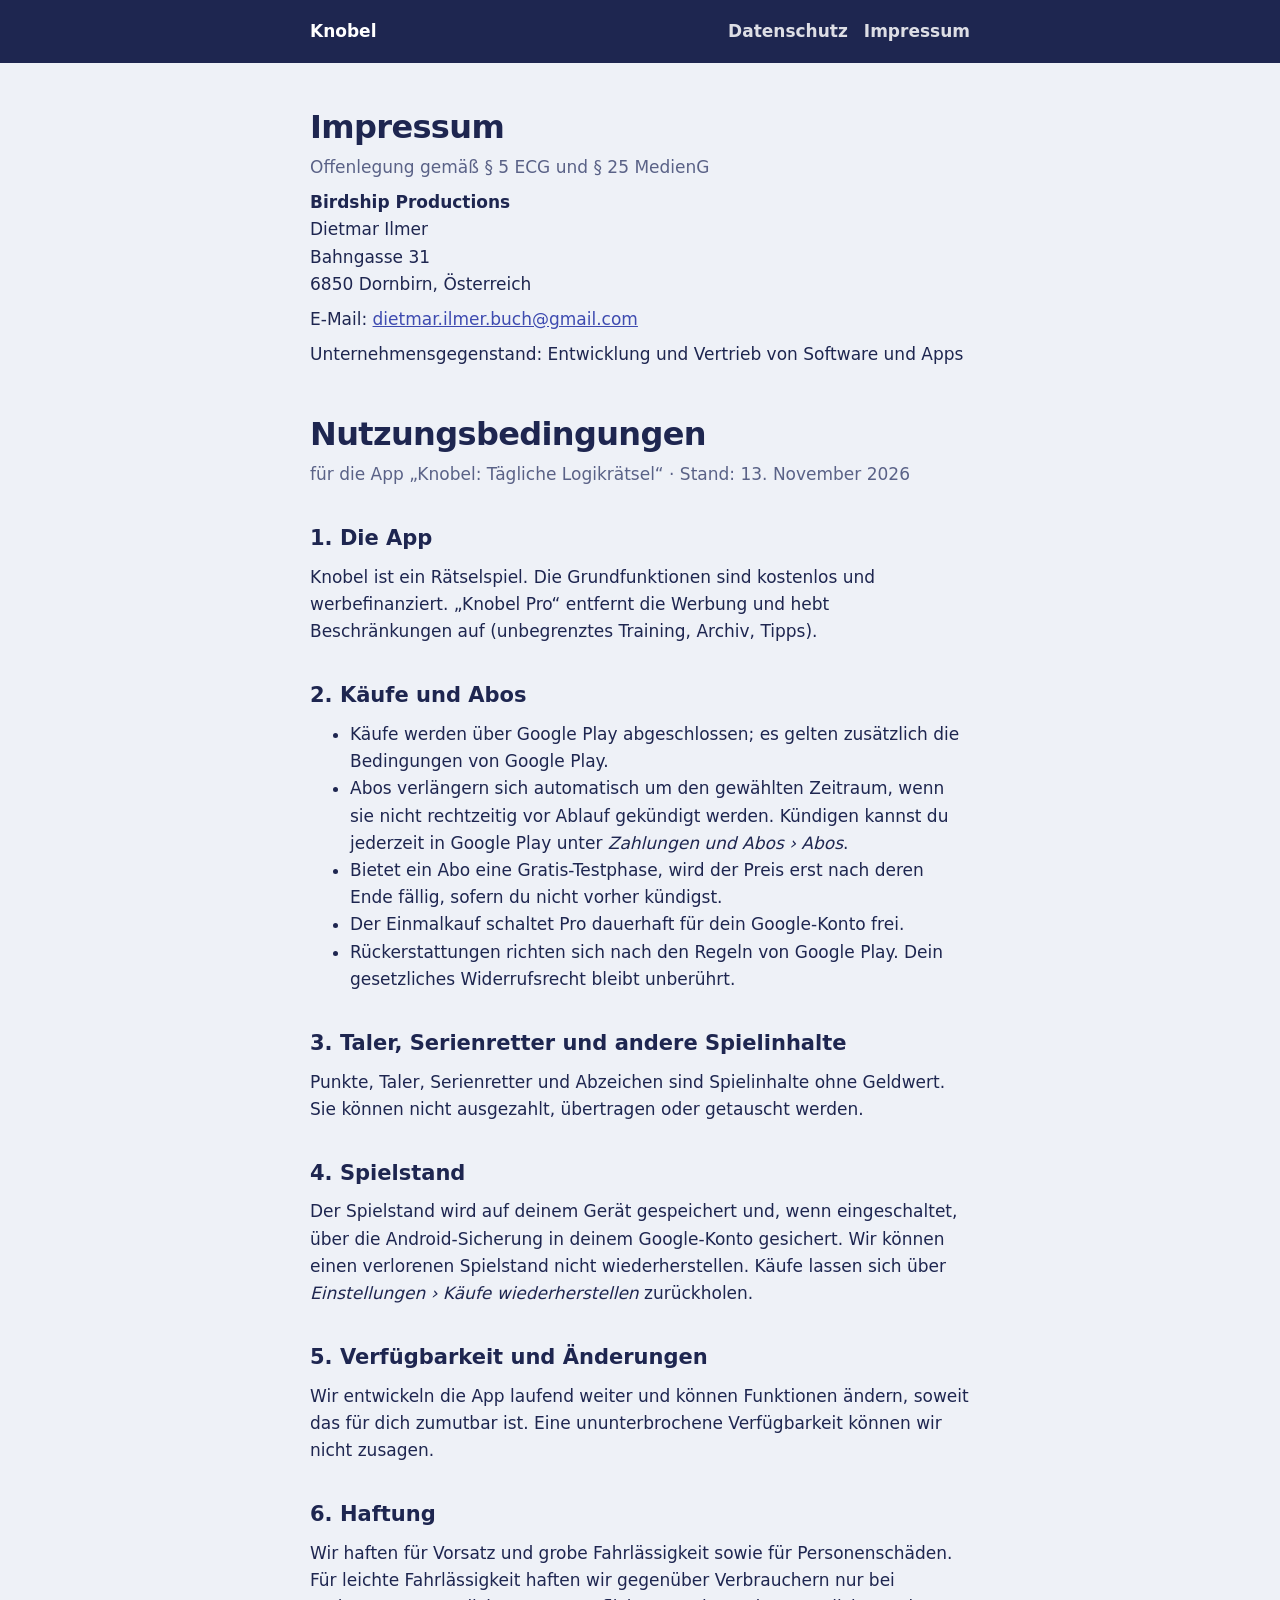
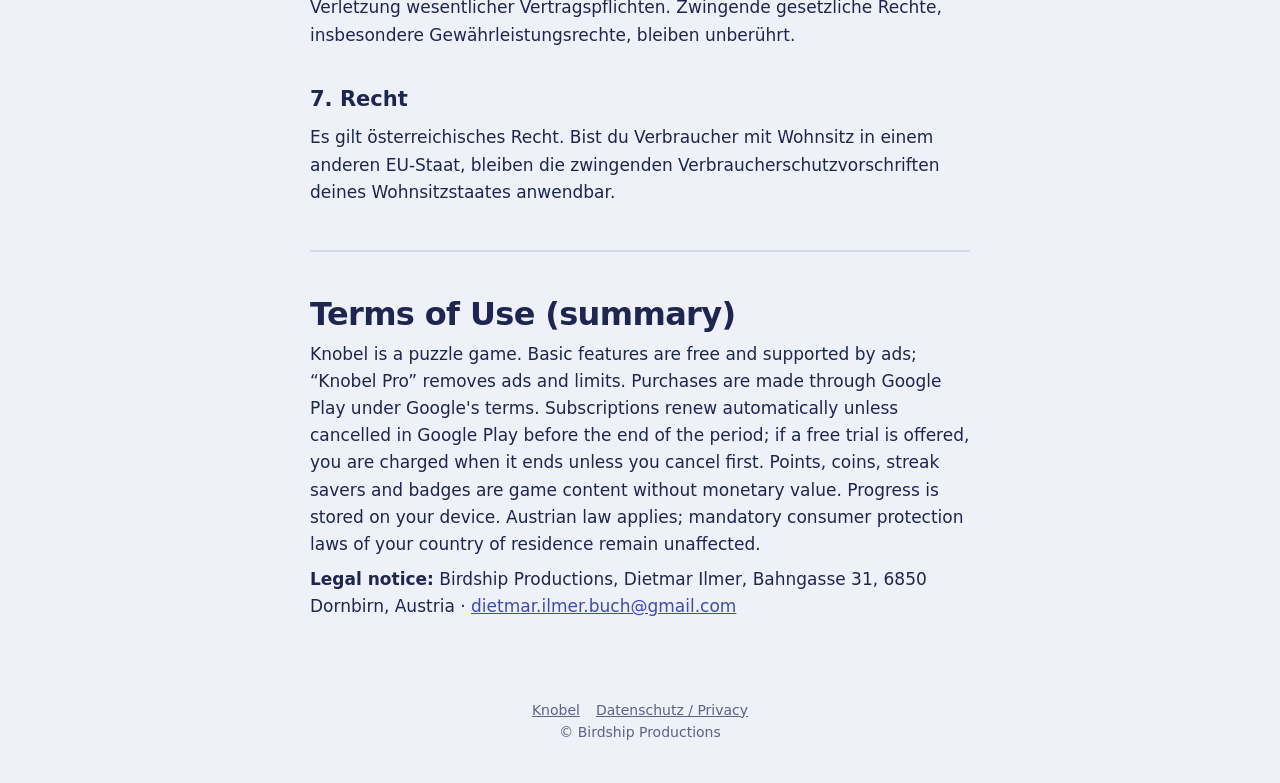
<file: knobel/terms.html>
<!DOCTYPE html>
<html lang="de">
<head>
<meta charset="utf-8">
<meta name="viewport" content="width=device-width, initial-scale=1">
<title>Impressum &amp; Nutzungsbedingungen – Knobel</title>
<link rel="icon" href="icon.png">
<link rel="stylesheet" href="style.css">
</head>
<body>
<header class="site"><div><a href="./">Knobel</a><nav><a href="privacy.html">Datenschutz</a><a href="terms.html">Impressum</a></nav></div></header>
<main>
<h1>Impressum</h1>
<p class="muted">Offenlegung gemäß § 5 ECG und § 25 MedienG</p>
<p><strong>Birdship Productions</strong><br>Dietmar Ilmer<br>Bahngasse 31<br>6850 Dornbirn, Österreich</p>
<p>E-Mail: <a href="mailto:dietmar.ilmer.buch@gmail.com">dietmar.ilmer.buch@gmail.com</a></p>
<p>Unternehmensgegenstand: Entwicklung und Vertrieb von Software und Apps</p>

<h1 style="margin-top:48px">Nutzungsbedingungen</h1>
<p class="muted">für die App „Knobel: Tägliche Logikrätsel“ · Stand: 13. November 2026</p>

<h2>1. Die App</h2>
<p>Knobel ist ein Rätselspiel. Die Grundfunktionen sind kostenlos und werbefinanziert. „Knobel Pro“ entfernt die Werbung und hebt Beschränkungen auf (unbegrenztes Training, Archiv, Tipps).</p>

<h2>2. Käufe und Abos</h2>
<ul>
<li>Käufe werden über Google Play abgeschlossen; es gelten zusätzlich die Bedingungen von Google Play.</li>
<li>Abos verlängern sich automatisch um den gewählten Zeitraum, wenn sie nicht rechtzeitig vor Ablauf gekündigt werden. Kündigen kannst du jederzeit in Google Play unter <em>Zahlungen und Abos › Abos</em>.</li>
<li>Bietet ein Abo eine Gratis-Testphase, wird der Preis erst nach deren Ende fällig, sofern du nicht vorher kündigst.</li>
<li>Der Einmalkauf schaltet Pro dauerhaft für dein Google-Konto frei.</li>
<li>Rückerstattungen richten sich nach den Regeln von Google Play. Dein gesetzliches Widerrufsrecht bleibt unberührt.</li>
</ul>

<h2>3. Taler, Serienretter und andere Spielinhalte</h2>
<p>Punkte, Taler, Serienretter und Abzeichen sind Spielinhalte ohne Geldwert. Sie können nicht ausgezahlt, übertragen oder getauscht werden.</p>

<h2>4. Spielstand</h2>
<p>Der Spielstand wird auf deinem Gerät gespeichert und, wenn eingeschaltet, über die Android-Sicherung in deinem Google-Konto gesichert. Wir können einen verlorenen Spielstand nicht wiederherstellen. Käufe lassen sich über <em>Einstellungen › Käufe wiederherstellen</em> zurückholen.</p>

<h2>5. Verfügbarkeit und Änderungen</h2>
<p>Wir entwickeln die App laufend weiter und können Funktionen ändern, soweit das für dich zumutbar ist. Eine ununterbrochene Verfügbarkeit können wir nicht zusagen.</p>

<h2>6. Haftung</h2>
<p>Wir haften für Vorsatz und grobe Fahrlässigkeit sowie für Personenschäden. Für leichte Fahrlässigkeit haften wir gegenüber Verbrauchern nur bei Verletzung wesentlicher Vertragspflichten. Zwingende gesetzliche Rechte, insbesondere Gewährleistungsrechte, bleiben unberührt.</p>

<h2>7. Recht</h2>
<p>Es gilt österreichisches Recht. Bist du Verbraucher mit Wohnsitz in einem anderen EU-Staat, bleiben die zwingenden Verbraucherschutzvorschriften deines Wohnsitzstaates anwendbar.</p>

<hr style="margin:44px 0;border:0;border-top:2px solid var(--line)">
<div lang="en">
<h1>Terms of Use (summary)</h1>
<p>Knobel is a puzzle game. Basic features are free and supported by ads; “Knobel Pro” removes ads and limits. Purchases are made through Google Play under Google's terms. Subscriptions renew automatically unless cancelled in Google Play before the end of the period; if a free trial is offered, you are charged when it ends unless you cancel first. Points, coins, streak savers and badges are game content without monetary value. Progress is stored on your device. Austrian law applies; mandatory consumer protection laws of your country of residence remain unaffected.</p>
<p><strong>Legal notice:</strong> Birdship Productions, Dietmar Ilmer, Bahngasse 31, 6850 Dornbirn, Austria · <a href="mailto:dietmar.ilmer.buch@gmail.com">dietmar.ilmer.buch@gmail.com</a></p>
</div>
</main>
<footer><a href="./">Knobel</a><a href="privacy.html">Datenschutz / Privacy</a><br>© Birdship Productions</footer>
</body>
</html>
</file>
<file: knobel/style.css>
:root { --paper: #EEF1F7; --card: #fff; --ink: #1E2650; --soft: #5A6287; --crown: #F0A92E; --line: #D5DAE8; }
* { box-sizing: border-box; }
body { margin: 0; background: var(--paper); color: var(--ink); font-family: ui-rounded, "SF Pro Rounded", "Nunito", system-ui, -apple-system, "Segoe UI", Roboto, sans-serif; font-size: 17px; line-height: 1.6; }
main { max-width: 700px; margin: 0 auto; padding: 28px 20px 70px; }
header.site { background: var(--ink); color: #fff; }
header.site div { max-width: 700px; margin: 0 auto; padding: 18px 20px; display: flex; justify-content: space-between; align-items: center; gap: 12px; flex-wrap: wrap; }
header.site a { color: #fff; text-decoration: none; font-weight: 800; }
header.site nav a { font-weight: 600; margin-left: 16px; opacity: .85; }
h1 { font-size: 32px; line-height: 1.15; letter-spacing: -0.02em; margin: 18px 0 8px; }
h2 { font-size: 21px; margin: 34px 0 6px; }
h3 { font-size: 17px; margin: 22px 0 2px; }
p, ul { margin: 8px 0; }
a { color: #3E4BB0; }
.muted { color: var(--soft); }
.card { background: var(--card); border-radius: 18px; padding: 18px 20px; margin: 16px 0; }
.hero { text-align: center; padding: 30px 0 10px; }
.hero img { width: 128px; height: 128px; border-radius: 28px; }
.hero h1 { font-size: 46px; margin: 14px 0 0; }
.hero p { font-size: 20px; color: var(--soft); margin: 6px 0 22px; }
.btn { display: inline-block; background: var(--ink); color: #fff; font-weight: 800; text-decoration: none; padding: 13px 26px; border-radius: 999px; }
.games { display: grid; grid-template-columns: repeat(auto-fit, minmax(190px, 1fr)); gap: 12px; margin: 26px 0; }
.games div { background: var(--card); border-radius: 18px; padding: 16px; border-top: 6px solid var(--c); }
.games strong { display: block; font-size: 19px; }
footer { text-align: center; color: var(--soft); font-size: 14px; padding: 0 20px 40px; }
footer a { color: inherit; margin: 0 8px; }
table { border-collapse: collapse; width: 100%; font-size: 15px; }
th, td { text-align: left; padding: 8px 10px 8px 0; border-bottom: 1px solid var(--line); vertical-align: top; }
</file>
